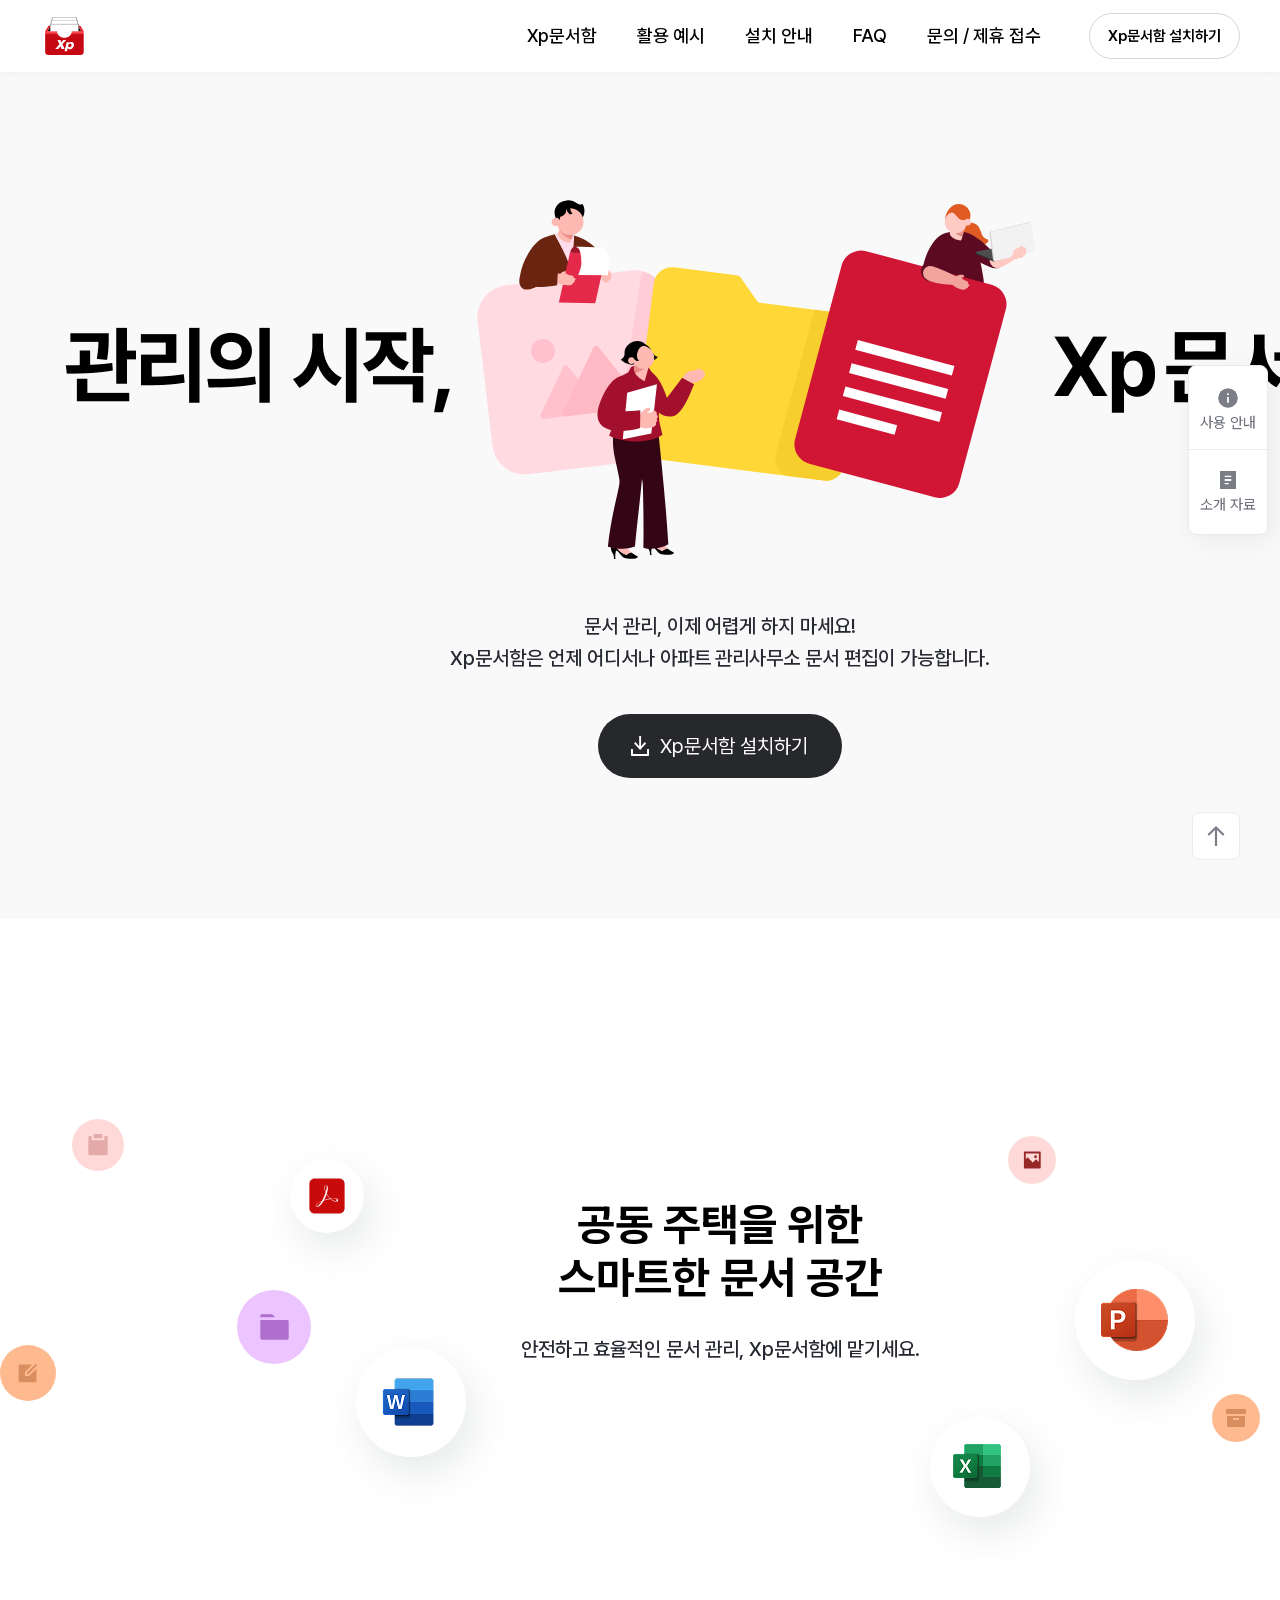
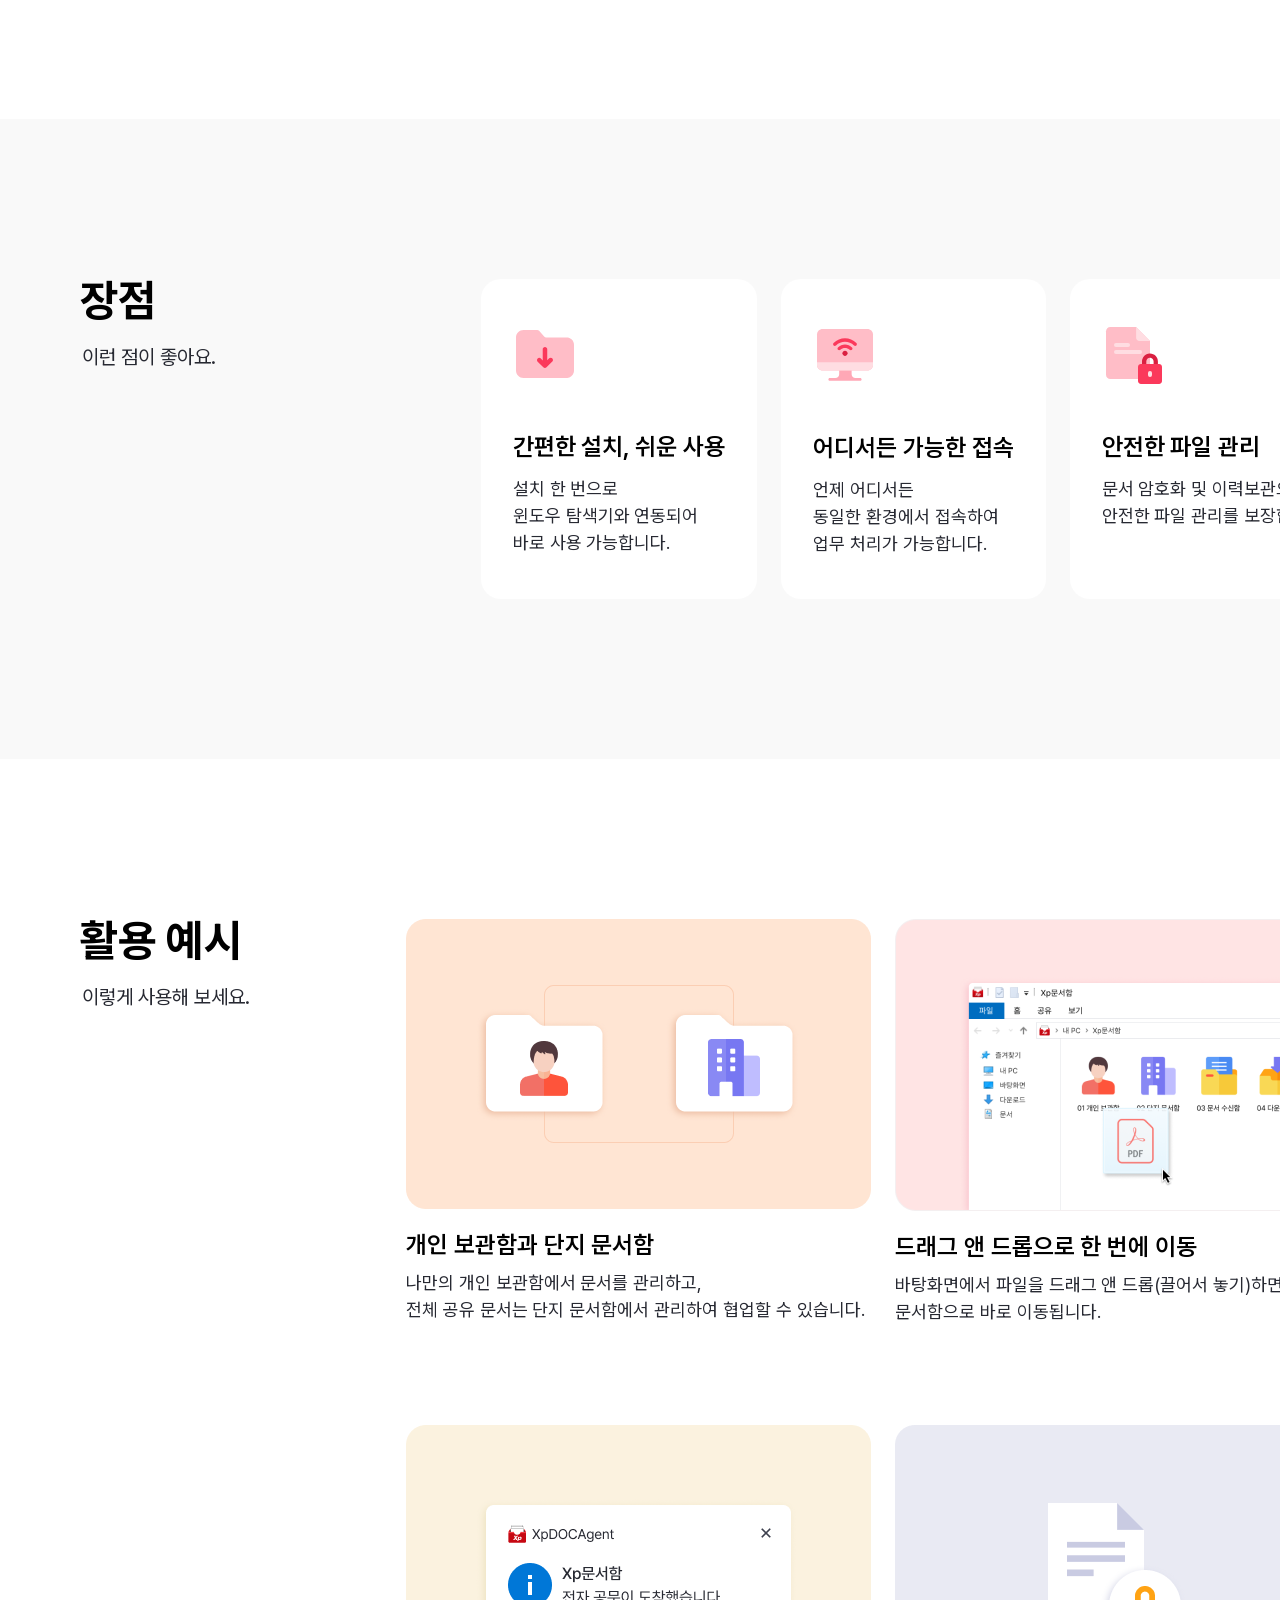
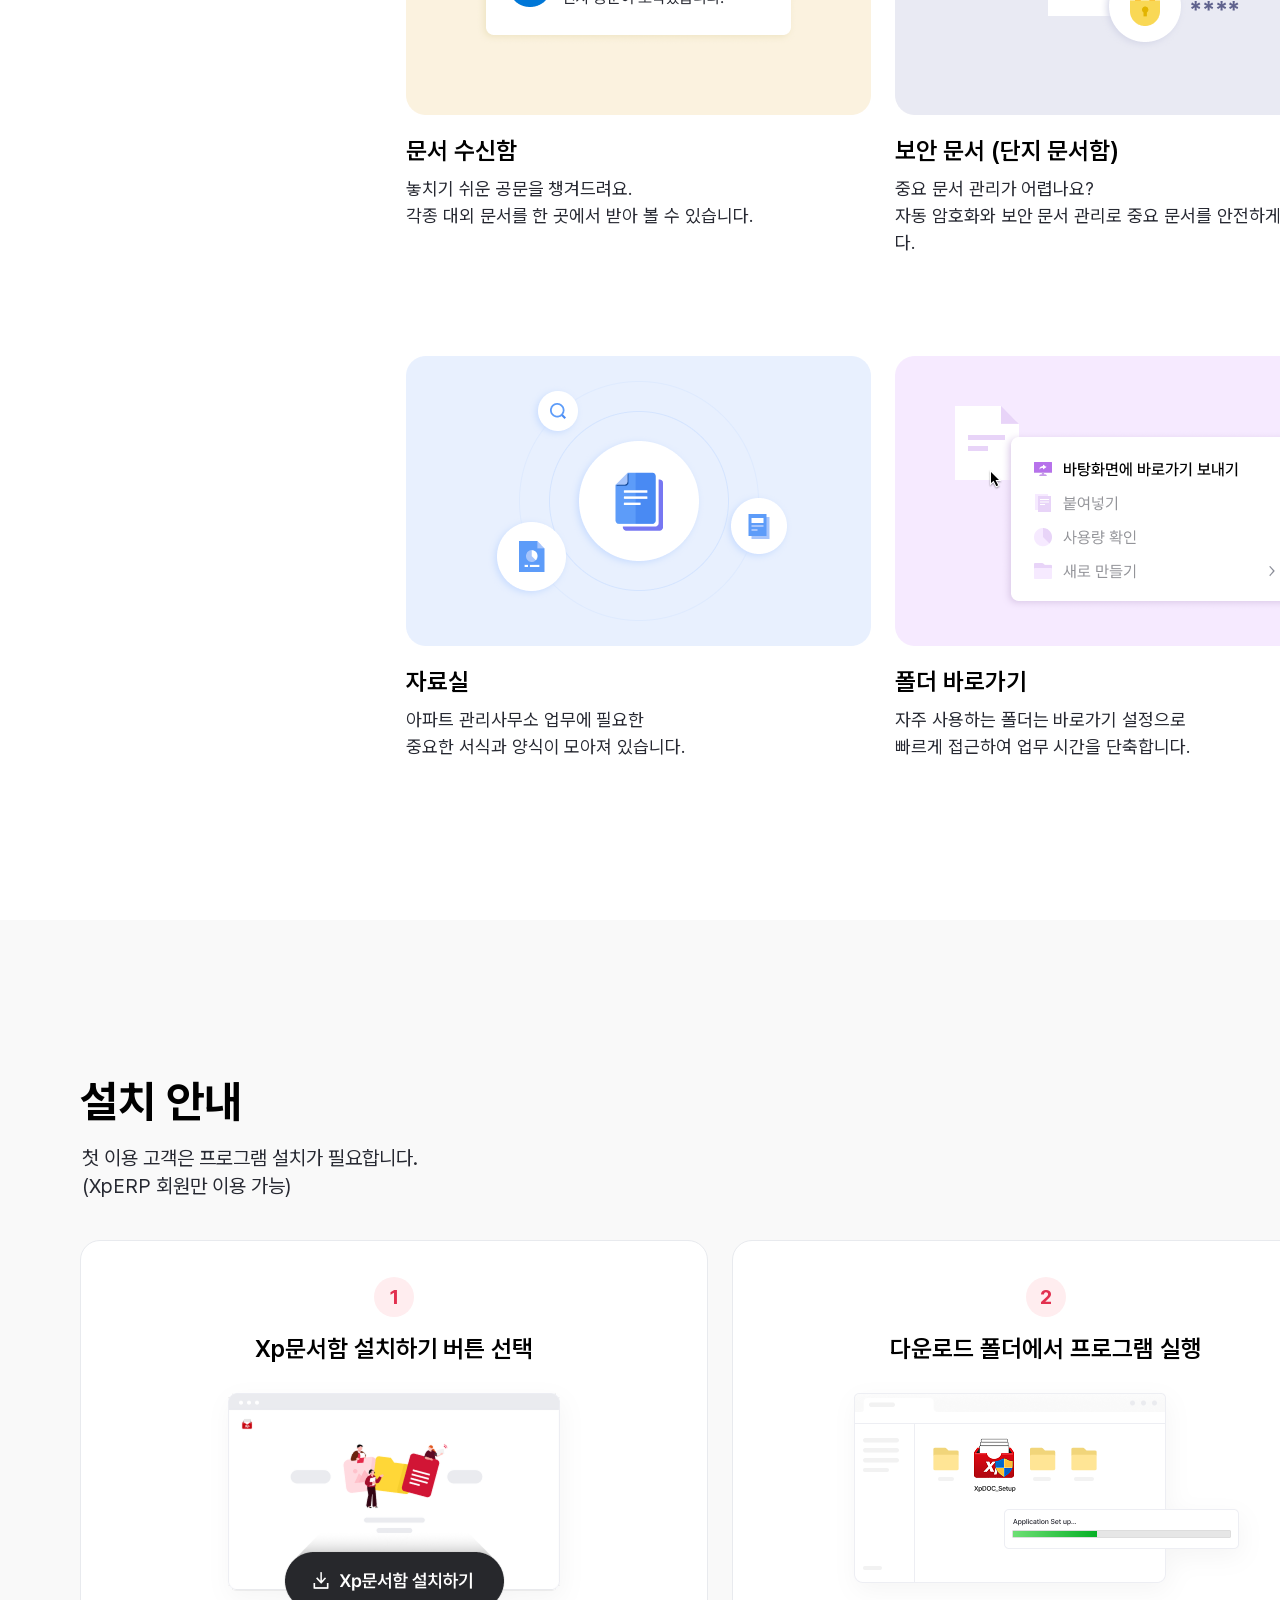
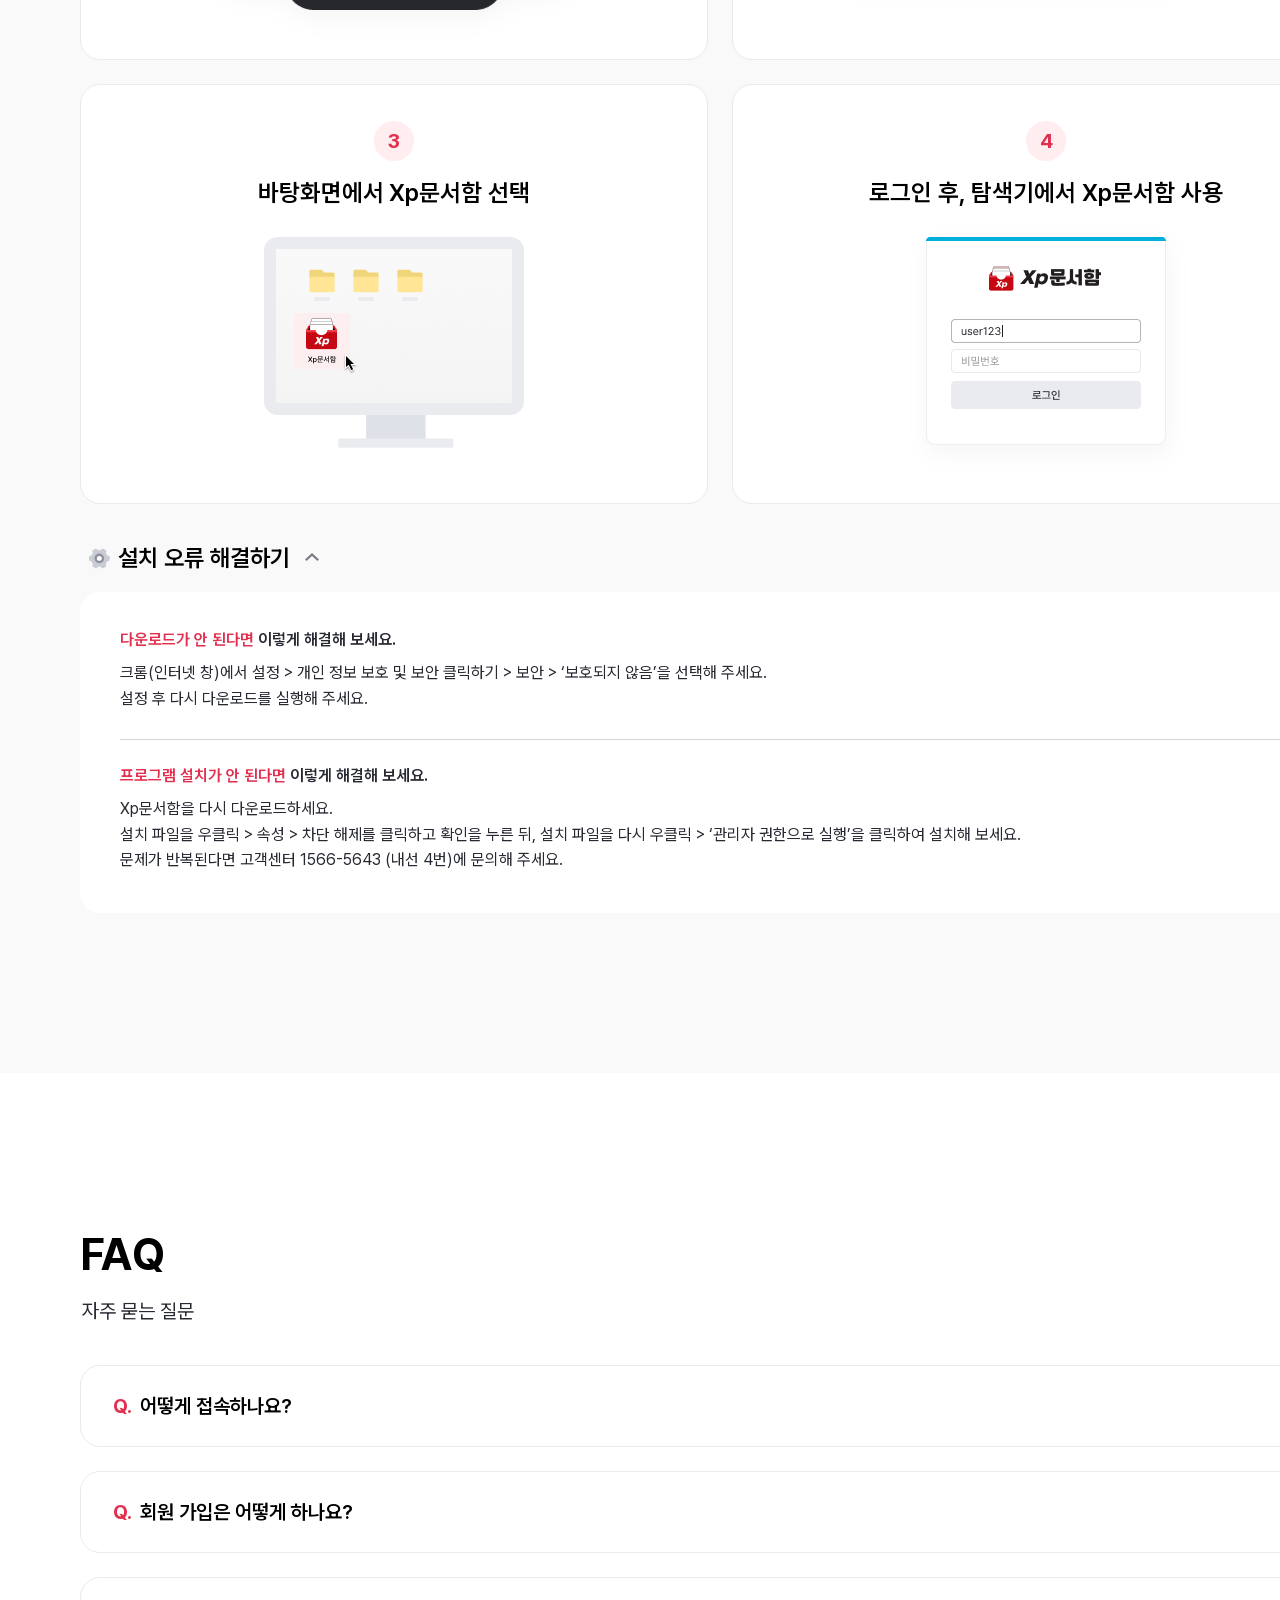
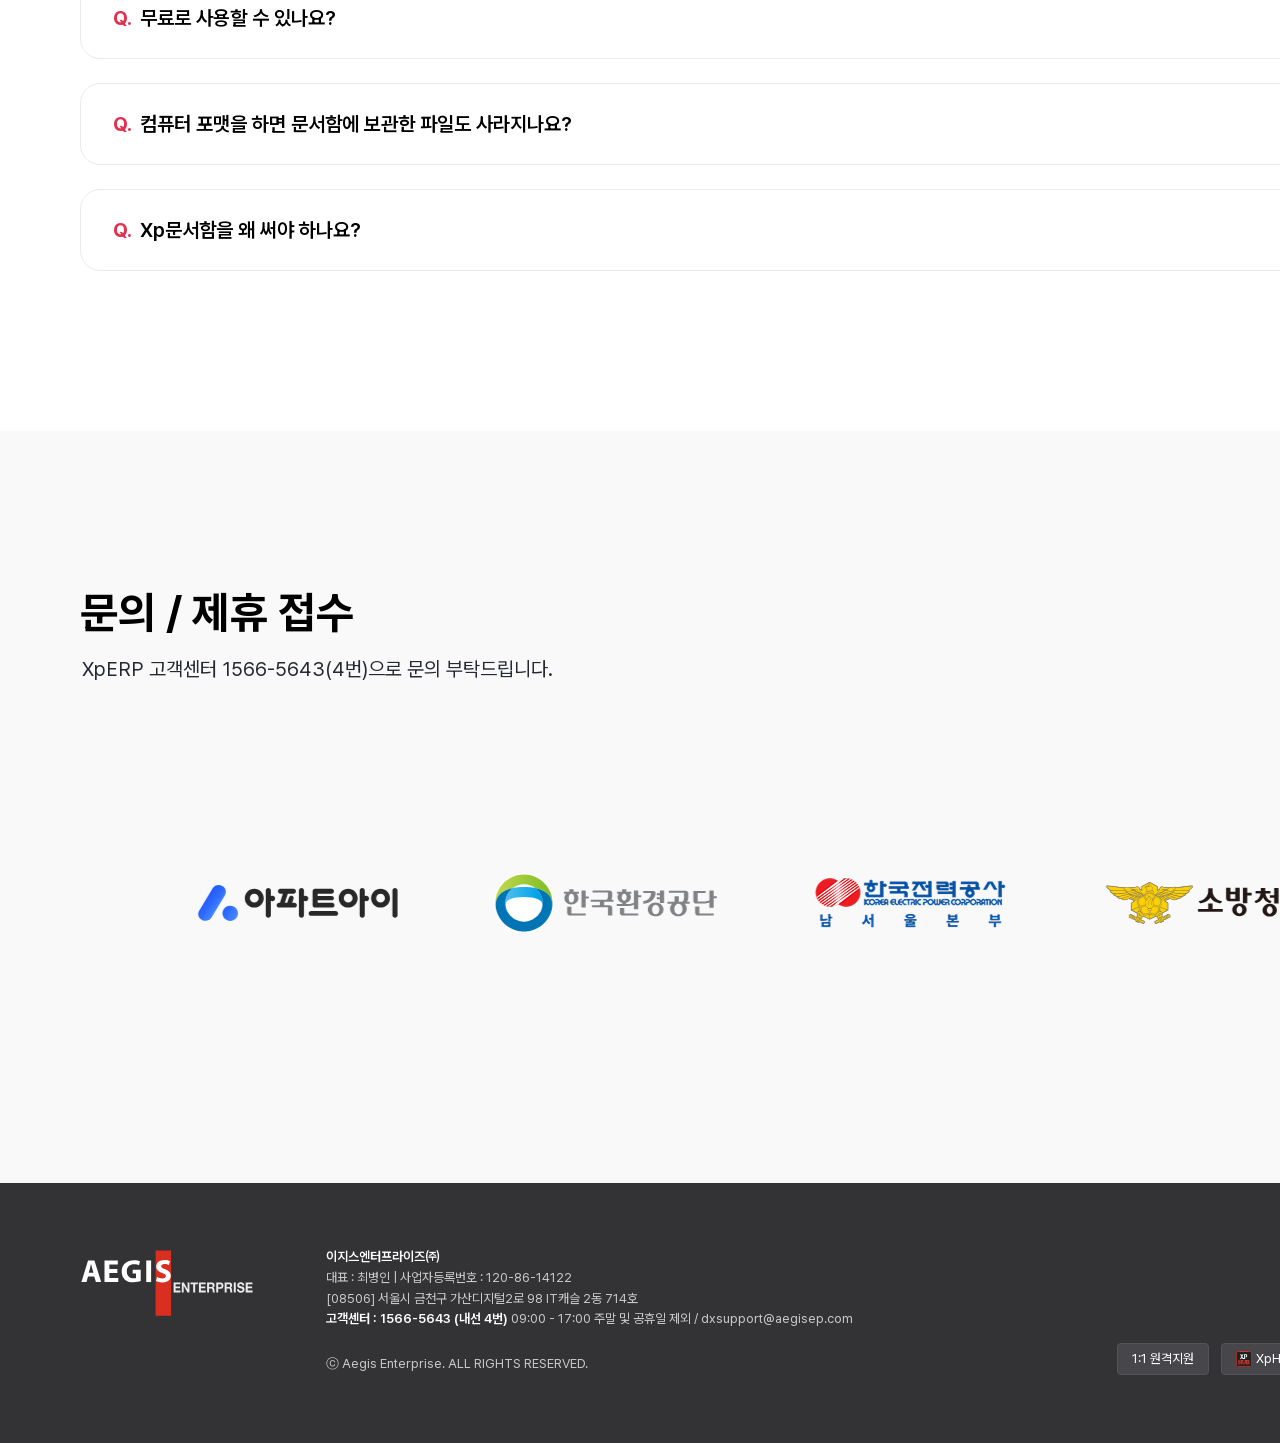
<file: index.html>
<!DOCTYPE html>
<html lang="ko">
<head>
  <meta charset="UTF-8">
  <title>Xp문서함</title>
  <link rel="icon" href="favicon.ico" type="image/x-icon">
  <meta property="og:title" content="Xp문서함" />
  <meta property="og:description" content="아파트 관리소 전용 문서관리 서비스" />
  <meta property="og:image" content="https://xpbox.xperp.co.kr/assets/img/ogimage.jpg" />
  <meta property="og:url" content="https://xpbox.xperp.co.kr" />
  <meta property="og:type" content="website" />
  <link rel="stylesheet" href="./assets/css/app.css?v2" as="style" />
  <script src="./assets/js/axios.min.js"></script>
  <!-- Google tag (gtag.js) -->
  <script async src="https://www.googletagmanager.com/gtag/js?id=G-GVDTJ5QWZY"></script>
  <script>
    window.dataLayer = window.dataLayer || [];
    function gtag(){
      dataLayer.push(arguments);
    }
    gtag('js', new Date());
    gtag('config', 'G-GVDTJ5QWZY');
  </script>
  <script>
    function jp(obj) {
      try { JSON.parse(obj); } catch (e) { return obj; }
    }
    function gaEvent(event, meta) {
      return gtag('event', event, jp(meta));
    }
    function gaClick(action, label) {
      return gtag('event', action, {
        event_category: 'click',
        label,
      });
    }
  </script>
</head>

<body>
  <div class="toast-message">
    <i>
      <svg xmlns="http://www.w3.org/2000/svg" width="20" height="20" viewBox="0 0 20 20" fill="none">
        <circle cx="10" cy="10" r="10" fill="#06BC76" />
        <path d="M6.69922 9.82183L9.37779 12.5996L14.1992 7.59961" stroke="white" stroke-width="1.75"
          stroke-linecap="square" stroke-linejoin="round" />
      </svg>
    </i>
    접수가 완료되었습니다. 담당자가 이메일로 곧 연락드리겠습니다.
  </div>
  <div class="modal-dim">
    <div class="modal-pop" id="lawModal">
      <div class="modal-header">
        <h2>개인정보보호법</h2>
        <button class="close-btn" aria-label="닫기버튼"></button>
      </div>
      <div class="modal-contents">
        <p>
          이지스엔터프라이즈는 아래 법령에 따라 XpERP 및 부가 서비스에서 다운로드한<br>
          직원과 입주민의 개인 정보가 포함된 파일을 Xp문서함에 자동 보관합니다.<br>
          Xp문서함은 악성 프로그램을 방지하고 이력을 안전하게 관리합니다.<br><br>

          제30조(개인정보의 안전성 확보 조치)<br>
          ① 개인정보처리자는 법 제29조에 따라 다음 각 호의 안전성 확보 조치를 해야 한다.<br>
          5. 개인정보 침해 사고 발생에 대응하기 위한 접속기록의 보관 및 위조 · 변조 방지를 위한 다음 각 목의 조치<br>
          가. 개인정보처리시스템에 접속한 자의 접속 일시, 처리 내역 등 접속기록의<br>
          저장 · 점검 및 이의 확인 · 감독<br>
          나. 개인정보처리시스템에 대한 접속기록의 안전한 보관<br>
          다. 그 밖에 접속기록 보관 및 위조ㆍ변조 방지를 위하여 필요한 조치<br>
          6. 개인정보처리시스템 및 개인정보 취급자가 개인정보 처리에 이용하는 정보기기에 대해 컴퓨터바이러스, 스파이웨어, 랜섬웨어 등 악성 프로그램의 침투 여부를 항시 점검ㆍ치료할 수 있도록 하는 등의 기능이 포함된 프로그램의 설치ㆍ운영과 주기적 갱신ㆍ점검 조치
        </p>
      </div>
    </div>

    <div class="modal-pop" id="checkModal">
      <div class="modal-header">
        <h2>개인(신용)정보 수집·이용</h2>
        <button class="close-btn" aria-label="닫기버튼"></button>
      </div>
      <div class="modal-contents">
        <p>
          1. 수집 목적 : 문의 처리 및 회신<br>
          2. 수집 항목 : 회사명 또는 아파트 단지명, 이메일 주소, 전화번호, 문의 내용<br>
          3. 보유기간 : 문의 안내 종료 시
        </p>
        <span class="gray-color">
          ※ 개인정보 수집 및 이용에 대한 동의를 거부할 권리가 있으나, 동의 거부 시 상담 서비스 이용에
          제한이 있을 수 있습니다.
        </span>
      </div>
    </div>
  </div>
  <header>
    <a class="logo-link" onclick="window.scrollTo({top: 0})" href="javascript:void(0);" aria-label="로고 영역, home"></a>
    <nav class="gnb">
      <ul>
        <li>
          <a onclick="window.scrollTo({top: 0})" href="javascript:void(0);">Xp문서함</a>
        </li>
        <li>
          <a href="#use-cases" onclick="gaClick('landing_header_usage', '헤더-활용_예시')">활용 예시</a>
        </li>
        <li>
          <a href="#installation" onclick="gaClick('landing_header_howtoinstall', '헤더-설치_안내')">설치 안내</a>
        </li>
        <li>
          <a href="#faq" onclick="gaClick('landing_header_faq', '헤더-FAQ')">FAQ</a>
        </li>
        <li>
          <a  href="#contact" onclick="gaClick('landing_header_inquiry', '헤더-문의_접수')">문의 / 제휴 접수</a>
        </li>
      </ul>
    </nav>
    <button type="button" class="button" aira-label="문서함 설치하기 버튼" onclick="onClickXpDoc();gaClick('landing_header_install', '헤더_문서함_사용하기_버튼')">
      Xp문서함 설치하기
    </button>
  </header>

  <button class="scroll-top-btn" onclick="window.scrollTo({top: 0, behavior: 'smooth'})" aria-label="맨위로">
    <i><img src="./assets/img/top_ico.svg" alt="위로 아이콘" /></i>
  </button>

  <main>

    <aside class="floating-area" aria-label="빠른 이동 메뉴">
      <a class="quick-info" href="./assets/downloads/Xp문서함_사용안내.pdf" download="Xp문서함_사용안내.pdf" onclick="gaClick('landing_floating_guide', '플로팅_사용안내_버튼')">
          <i class="info" aria-label="사용안내 아이콘">
            <svg width="24" height="24" viewBox="0 0 24 24" fill="none" xmlns="http://www.w3.org/2000/svg">
              <circle cx="11.9906" cy="12.0004" r="9.6" fill="#7B7D87" aria-label="info"/>
              <path d="M11.0278 7.20117H12.8278V9.12117H11.0278V7.20117ZM11.0278 11.0412H12.8278V16.8012H11.0278V11.0412Z"
                fill="white" />
            </svg>
          </i>
          사용 안내
      </a>
      <a class="quick-data-info" href="./assets/downloads/Xp문서함_소개자료.pdf" download="Xp문서함_소개자료.pdf" onclick="gaClick('landing_floating_introduction', '플로팅_소개자료_버튼')">
          <i class="data-info" aria-label="소개자료 아이콘">
            <svg width="24" height="24" viewBox="0 0 24 24" fill="none" xmlns="http://www.w3.org/2000/svg">
              <path
                d="M19.1111 21H4.88889C4.65314 21 4.42705 20.9052 4.26035 20.7364C4.09365 20.5676 4 20.3387 4 20.1V3.9C4 3.66131 4.09365 3.43239 4.26035 3.2636C4.42705 3.09482 4.65314 3 4.88889 3H19.1111C19.3469 3 19.573 3.09482 19.7397 3.2636C19.9064 3.43239 20 3.66131 20 3.9V20.1C20 20.3387 19.9064 20.5676 19.7397 20.7364C19.573 20.9052 19.3469 21 19.1111 21ZM8.44444 7.5V9.3H15.5556V7.5H8.44444ZM8.44444 11.1V12.9H15.5556V11.1H8.44444ZM8.44444 14.7V16.5H12.8889V14.7H8.44444Z"
                fill="#7B7D87" aria-label="data-info" />
            </svg>
          </i>
          소개 자료
      </a>
    </aside>


    <article  id="intro" class="main-visual" aria-label="메인 비주얼">
      <section>
        <h1>
          <img src="./assets/img/visual-txt-01.png" alt="관리의 시작,  ">

          <div class="visual-img-motion">
            <div aria-index="1" aria-label="비주얼 아이콘">
              <img src="./assets/img/visual-img-person.svg" alt="비주얼 좌측 이미지">
              <img src="./assets/img/visual-img-person-arm.svg" alt="손위치" aria-index="7">
            </div>
            <div aria-index="2" aria-label="중앙 아이콘">
              <img src="./assets/img/visual-img-folder.svg" alt="중앙 폴더 이미지">
            </div>
            <div  aria-index="4" aria-label="사람 아이콘">
              <img src="./assets/img/visual-person.svg" alt="사람 이미지">
              <img src="./assets/img/visual-person-arm.svg" alt="사람 이미지" aria-index="8">
            </div>
            <div  aria-index="3" >
              <img src="./assets/img/visual-file-person.svg" alt="문서 및 사람 노트북 이미지">
            </div>
            <div class="" aria-index="5" aria-label="와이파이 아이콘">
              <svg width="20" height="20" viewBox="0 0 20 20" fill="none" xmlns="http://www.w3.org/2000/svg">
                <path
                  d="M15.2063 20C15.2063 15.9391 13.6244 12.1212 10.7516 9.24842C7.87879 6.37562 4.06095 4.7937 0 4.7937V0C5.34155 0 10.3647 2.08184 14.1414 5.85859C17.9182 9.63534 20 14.6584 20 20H15.2063Z"
                  fill="#F78699" id="wifi-01" />
                <path
                  d="M11.9363 20.0008H7.14261C7.14261 16.0631 3.93768 12.8582 0 12.8582V8.06445C6.58107 8.06445 11.9363 13.4197 11.9363 20.0008Z"
                  fill="#E5294A" id="wifi-02" />
              </svg>
            </div>
          </div>
          <img src="./assets/img/visual-txt-02.png" alt="Xp문서함  ">
        </h1>
        <p>
          문서 관리, 이제 어렵게 하지 마세요!<br>
          Xp문서함은 언제 어디서나 아파트 관리사무소 문서 편집이 가능합니다.
        </p>
        <button type="button" aira-label="문서함 설치하기 버튼" class="button" onclick="onClickXpDoc(); gaClick('landing_install', '문서함_사용하기_버튼');">
          <i class="icon down"></i>
          Xp문서함 설치하기
        </button>
      </section>
    </article>

    <article id="introSub" aria-label="메인 서브 비주얼">
      <section class="upslide">
        <h2>
          공동 주택을 위한<br>
          스마트한 문서 공간
        </h2>
        <p>
          안전하고 효율적인 문서 관리, Xp문서함에 맡기세요.
        </p>
        <i class="visual-icon main-icon" data-delay="0.3s" data-icon="pdf">
          <img src="./assets/img/file/visual-pdf.svg" alt="pdf 아이콘">
        </i>
        <i class="visual-icon main-icon" data-delay="0.5s" data-icon="excel">
          <img src="./assets/img/file/visual-excel.png" alt="excel 아이콘">
        </i>
        <i class="visual-icon main-icon" data-delay="0.7s" data-icon="word">
          <img src="./assets/img/file/visual-word.png" alt="word 아이콘">
        </i>
        <i class="visual-icon main-icon" data-delay="0.9s" data-icon="ppt">
          <img src="./assets/img/file/visual-ppt.png" alt="ppt 아이콘">
        </i>
        <i class="visual-icon" data-delay="1.1s" data-icon="file">
          <img src="./assets/img/file/visual-file.svg" alt="파일 아이콘">
        </i>
        <i class="visual-icon" data-delay="1.3s" data-icon="box">
          <img src="./assets/img/file/visual-box.svg" alt="박스 아이콘">
        </i>
        <i class="visual-icon" data-delay="1.5s" data-icon="cloud">
          <img src="./assets/img/file/visual-cloud.svg" alt="클라우드 아이콘">
        </i>
        <i class="visual-icon" data-delay="1.7s" data-icon="doc">
          <img src="./assets/img/file/visual-doc.svg" alt="doc  아이콘">
        </i>
        <i class="visual-icon" data-delay="1.9s" data-icon="folder">
          <img src="./assets/img/file/visual-folder.svg" alt="폴더 아이콘">
        </i>
        <i class="visual-icon" data-delay="2.1s" data-icon="write">
          <img src="./assets/img/file/visual-write.svg" alt="쓰기 아이콘">
        </i>
        <i class="visual-icon" data-delay="2.3s" data-icon="img">
          <img src="./assets/img/file/visual-img.svg" alt="이미지 아이콘">
        </i>
      </section>
    </article>

    <article id="features" aria-label="XP문서함 장점">
      <section class="upslide">
        <div class="sub-title">
          <h2>
            장점
          </h2>
          <span>이런 점이 좋아요.</span>
        </div>
        <div class="section-contents features">
          <div class="section-card features">
            <i class="icon">
              <img src="./assets/img/easy-setup.svg" alt="간편한 설치, 쉬운 사용 아이콘">
            </i>
            <h3>간편한 설치, 쉬운 사용</h3>
            <p>
              설치 한 번으로<br>
              윈도우 탐색기와 연동되어<br>
              바로 사용 가능합니다.
            </p>
          </div>
          <div class="section-card features">
            <i class="icon">
              <img src="./assets/img/access-icon.svg" alt="어디서든 가능한 접속 아이콘">
            </i>
            <h3>어디서든 가능한 접속</h3>
            <p>
              언제 어디서든<br>
              동일한 환경에서 접속하여<br>
              업무 처리가 가능합니다.
            </p>
          </div>
          <div class="section-card features">
            <i class="icon">
              <img src="./assets/img/safe-file.svg" alt="안전한 파일 관리 아이콘">
            </i>
            <h3>안전한 파일 관리</h3>
            <p>
              문서 암호화 및 이력보관으로<br>
              안전한 파일 관리를 보장합니다.
            </p>
          </div>
        </div>
      </section>
    </article>

    <article id="use-cases" aria-label="XP문서함 활용 예시">
      <section class="upslide">
        <div class="sub-title">
          <h2>
            활용 예시
          </h2>
          <span>이렇게 사용해 보세요.</span>
        </div>
        <div class="section-contents use-cases" >
          <div class="section-card use-cases">
            <div class="thum-img">
              <img src="./assets/img/usage-example-01.png" alt="개인 보관함과 단지 문서함">
            </div>
            <h3>개인 보관함과 단지 문서함</h3>
            <p>
              나만의 개인 보관함에서 문서를 관리하고,<br>
              전체 공유 문서는 단지 문서함에서 관리하여 협업할 수 있습니다.
            </p>
          </div>
          <div class="section-card use-cases">
            <div class="thum-img">
              <img src="./assets/img/usage-example-02.png" alt="드래그 앤 드롭으로 한 번에 이동">
            </div>
            <h3>드래그 앤 드롭으로 한 번에 이동</h3>
            <p>
              바탕화면에서 파일을 드래그 앤 드롭(끌어서 놓기)하면,<br>
              문서함으로 바로 이동됩니다.
            </p>
          </div>
          <div class="section-card use-cases">
            <div class="thum-img">
              <img src="./assets/img/usage-example-03.png" alt="문서 수신함">
            </div>
            <h3>문서 수신함</h3>
            <p>
              놓치기 쉬운 공문을 챙겨드려요.<br>
              각종 대외 문서를 한 곳에서 받아 볼 수 있습니다.
            </p>
          </div>
          <div class="section-card use-cases">
            <div class="thum-img">
              <img src="./assets/img/usage-example-04.png" alt="보안 문서 (단지 문서함)">
            </div>
            <h3>보안 문서 (단지 문서함)</h3>
            <p>
              중요 문서 관리가 어렵나요?<br>
              자동 암호화와 보안 문서 관리로 중요 문서를 안전하게 보관합니다.
            </p>
          </div>
          <div class="section-card use-cases">
            <div class="thum-img">
              <img src="./assets/img/usage-example-05.png" alt="자료실">
            </div>
            <h3>자료실</h3>
            <p>
              아파트 관리사무소 업무에 필요한<br>
              중요한 서식과 양식이 모아져 있습니다.
            </p>
          </div>
          <div class="section-card use-cases">
            <div class="thum-img">
              <img src="./assets/img/usage-example-06.png" alt="폴더 바로가기">
            </div>
            <h3>폴더 바로가기</h3>
            <p>
              자주 사용하는 폴더는 바로가기 설정으로<br>
              빠르게 접근하여 업무 시간을 단축합니다.
            </p>
          </div>
        </div>
      </section>
    </article>

    <article id="installation" aria-label="XP문서함 설치 안내">
      <section class="upslide">
        <div class="sub-title">
          <h2>
            설치 안내
          </h2>
          <span>첫 이용 고객은 프로그램 설치가 필요합니다.<br>
          (XpERP 회원만 이용 가능)</span>
        </div>
        <ol class="section-contents installation">
          <li class="section-card installation">
            <strong class="step-num">1</strong>
            <h3>Xp문서함 설치하기 버튼 선택</h3>
            <div class="thum-img">
              <img src="./assets/img/xpdoc-install-01-250903.png" alt="Xp문서함 설치 버튼 선택">
            </div>
          </li>
          <li class="section-card installation">
            <strong class="step-num">2</strong>
            <h3>다운로드 폴더에서 프로그램 실행</h3>
            <div class="thum-img">
              <img src="./assets/img/xpdoc-install-02.png" alt="다운로드 폴더에서 프로그램 실행 이미지">
            </div>
          </li>
          <li class="section-card installation">
            <strong class="step-num">3</strong>
            <h3>바탕화면에서 Xp문서함 선택</h3>
            <div class="thum-img">
              <img src="./assets/img/xpdoc-install-03.png" alt="바탕화면에서 Xp문서함 선택 이미지">
            </div>
          </li>
          <li class="section-card installation">
            <strong class="step-num">4</strong>
            <h3>로그인 후, 탐색기에서 Xp문서함 사용</h3>
            <div class="thum-img">
              <img src="./assets/img/xpdoc-install-04.png" alt="로그인 후, 탐색기에서 Xp문서함 사용 이미지">
            </div>
          </li>
        </ol>
        <div class="installation-error-info">
          <div class="installation-drop-btn">
            <button aria-expanded="false" aria-label="오류안내 토글 버튼">
              <i><img src="./assets/img/setup-icon.svg" alt="설치 오류 아이콘"></i>
              <h3>설치 오류 해결하기</h3>
            </button>
          </div>
          <ul class="installation-list">
            <li>
              <h3>
                <em>다운로드가 안 된다면</em> <strong>이렇게 해결해 보세요.</strong>
              </h3>
              <p>
                크롬(인터넷 창)에서 설정 > 개인 정보 보호 및 보안 클릭하기 > 보안 > ‘보호되지 않음’을 선택해 주세요.<br>
                설정 후 다시 다운로드를 실행해 주세요.
              </p>
            </li>
            <li>
              <h3>
                <em>프로그램 설치가 안 된다면 </em> <strong>이렇게 해결해 보세요.</strong>
              </h3>
              <p>
                Xp문서함을 다시 다운로드하세요.<br>
                설치 파일을 우클릭 > 속성 > 차단 해제를 클릭하고 확인을 누른 뒤, 설치 파일을 다시 우클릭 > ‘관리자 권한으로 실행’을 클릭하여 설치해 보세요.<br>
                문제가 반복된다면 고객센터 1566-5643 (내선 4번)에 문의해 주세요.
              </p>
            </li>
          </ul>
        </div>
      </section>
    </article>

    <article id="faq" aria-label="XP문서함 FAQ">
      <section>
        <div class="sub-title">
          <h2>
            FAQ
          </h2>
          <span>자주 묻는 질문</span>
        </div>
        <div class="section-contents">
          <ul class="faq-list faq">
            <li class="faq-list-item">
              <button type="button" class="faq-question-btn" aria-expanded="false">
                <strong>Q.</strong>
                <h3>어떻게 접속하나요?</h3>
              </button>
              <div class="faq-answer">
                <p>
                  최초 1회 설치가 필요합니다.<br>
                  설치 후 컴퓨터 바탕화면에서 ‘Xp문서함’을 클릭하시면 로그인 후 사용 가능합니다.
                </p>
              </div>
            </li>
            <li class="faq-list-item">
              <button type="button" class="faq-question-btn" aria-expanded="false">
                <strong>Q.</strong>
                <h3>회원 가입은 어떻게 하나요?</h3>
              </button>
              <div class="faq-answer">
                <p>
                  XpERP에 가입한 회원이라면 별도의 회원가입 없이 이용할 수 있습니다.<br>
                  (로그인 창에서 XpERP 아이디와 비밀번호를 입력해 주세요.)
                </p>
              </div>
            </li>
            <li class="faq-list-item">
              <button type="button" class="faq-question-btn" aria-expanded="false">
                <strong>Q.</strong>
                <h3>무료로 사용할 수 있나요?</h3>
              </button>
              <div class="faq-answer">
                <p>
                  XpERP 사용 단지라면 무료로 사용 가능합니다.
                </p>
              </div>
            </li>
            <li class="faq-list-item">
              <button type="button" class="faq-question-btn" aria-expanded="false">
                <strong>Q.</strong>
                <h3>컴퓨터 포맷을 하면 문서함에 보관한 파일도 사라지나요?</h3>
              </button>
              <div class="faq-answer">
                <p>
                  컴퓨터 포맷 또는 PC 교체 후에도 Xp문서함에 로그인하면 기존 사용하던 폴더와 문서를 그대로 사용할 수 있어요.
                </p>
              </div>
            </li>
            <li class="faq-list-item">
              <button type="button" class="faq-question-btn" aria-expanded="false">
                <strong>Q.</strong>
                <h3>Xp문서함을 왜 써야 하나요?</h3>
              </button>
              <div class="faq-answer">
                <p>
                  아파트 관리소 업무 중 개인정보를 포함한 자료를 취급할 때는 ‘개인정보보호법’을 준수해야 합니다.<br>
                  법령 준수 및 안전한 파일 관리를 위해 Xp문서함 사용이 필요해요.<br>
                  <button class="text-link" id="btnLawDetail">자세히 보기</button>
                </p>
              </div>
            </li>
          </ul>
        </div>
      </section>
    </article>

    <article id="contact" aria-label="문의 및 제휴 접수">
      <section>
        <div class="sub-title">
          <h2>
            문의 / 제휴 접수
          </h2>
          <span>XpERP 고객센터 1566-5643(4번)으로 문의 부탁드립니다.</span>
        </div>
        <form onsubmit="onSubmit(event)" class="section-contents form">
          <div class="form-input">
            <label class="required" for="company">아파트 단지명 / 단지코드 또는 회사명</label>
            <input type="text" name="company" id="company" placeholder="아파트 단지명 / 단지코드 또는 회사 이름을 입력해 주세요." />
          </div>
          <div class="form-input">
            <label class="required" for="email">이메일</label>
            <input type="email" name="email" id="email" formnovalidate placeholder="이메일 주소를 입력해 주세요." />
          </div>
          <div class="form-input">
            <label class="required" for="phone">전화번호</label>
            <input type="tel" name="phone" id="phone" placeholder="연락받으실 전화번호를 입력해 주세요. " />
          </div>
          <div class="form-input">
            <label class="required" for="content">문의 내용</label>
            <textarea name="content" id="content" placeholder="문의 내용을 입력해 주세요."></textarea>
            <span class="text-count"><span>0</span>/500</span>
          </div>
          <div class="check-btn">
            <input type="checkbox" id="checkData" name="checkData" />
            <label for="checkData">
              <span></span>
              <em>필수</em>
              <a id="btnCheckModal"><strong>개인(신용)정보 수집·이용</strong></a>에 동의합니다. 상담 외 다른 목적으로 사용되지 않습니다.
            </label>
          </div>
          <button type="submit" class="contact-submit" id="submit" onclick="gaClick('landing_inquiry', '문의접수_제휴하기_버튼')">신청하기</button>
        </form>
      </section>
      <section class="scroll-wrap" aria-label="affiliated-area">
        <div class="scroll-track">
          <img src="./assets/img/apti.svg" alt="아파트아이 로고">
          <img src="./assets/img/eco.svg" alt="한국환경공단 로고">
          <img src="./assets/img/kepco.png" alt="한국전력공사 로고">
          <img src="./assets/img/nfa.svg" alt="소방청 로고">
          <img src="./assets/img/xperp.svg" alt="XpERP 로고">
          <img src="./assets/img/aptdesk.svg" alt="아파트데스크 로고">
        </div>
      </section>
    </article>
  </main>
  <footer>
    <section class="foot-box">
      <div class="foot-logo" aria-label="이지스로고"></div>
      <div class="foot-info">
        <p>
          <strong>이지스엔터프라이즈㈜</strong><br>
          대표 : 최병인 | 사업자등록번호 : 120-86-14122<br>
          [08506] 서울시 금천구 가산디지털2로 98 IT캐슬 2동 714호<br>
          <strong>고객센터 : 1566-5643 (내선 4번)</strong> 09:00 - 17:00 주말 및 공휴일 제외 / dxsupport@aegisep.com<br>
        </p>
        <p>
          ⓒ Aegis Enterprise. ALL RIGHTS RESERVED.
        </p>
      </div>
      <div class="foot-button">
        <a class="remote-btn" href="https://822.co.kr/" target="_blank" onclick="gaClick('landing_remotesupport', '푸터-1_1_원격지원_버튼')">1:1 원격지원</a>
        <a class="xphub-down-btn" href="https://xphub.xperp.co.kr/" target="_blank" onclick="gaClick('landing_hubinstall', '푸터-XpHUB_다운로드_버튼')">
          <i><img src="./assets/img/xphub-icon.svg" alt="xphub아이콘"></i>
          XpHUB 다운로드
        </a>
      </div>
    </section>
  </footer>

  <script src="./assets/js/app.js"></script>
</body>
</html>
</file>
<file: assets/css/app.css>
@charset "UTF-8";
@font-face {
  font-family: "Pretendard";
  font-weight: 45 920;
  src: local("Pretendard"), url("../fonts/PretendardVariable.woff2") format("woff2-variations");
}
* {
  box-sizing: border-box;
  -webkit-box-sizing: border-box;
  -moz-box-sizing: border-box;
  -o-box-sizing: border-box;
}
*:before, *:after,
* i, * div, * main, * section {
  box-sizing: border-box;
  -webkit-box-sizing: border-box;
  -moz-box-sizing: border-box;
  -o-box-sizing: border-box;
  -webkit-user-select: none;
     -moz-user-select: none;
          user-select: none;
}

html,
body,
div,
span,
applet,
object,
iframe,
h1,
h2,
h3,
h4,
h5,
h6,
p,
blockquote,
pre,
a,
abbr,
acronym,
address,
big,
cite,
code,
del,
dfn,
em,
img,
ins,
kbd,
q,
s,
samp,
small,
strike,
strong,
sub,
sup,
tt,
var,
b,
u,
i,
center,
dl,
dt,
dd,
ol,
ul,
li,
fieldset,
form,
label,
legend,
table,
caption,
tbody,
tfoot,
thead,
tr,
th,
td,
article,
aside,
canvas,
details,
embed,
figure,
figcaption,
footer,
header,
hgroup,
menu,
nav,
output,
ruby,
section,
summary,
time,
mark,
audio,
video,
button,
input,
textarea {
  margin: 0;
  padding: 0;
  border: 0;
  font-family: "Pretendard", "Malgun Gothic", "맑은 고딕", "돋움", Dotum, Sans-serif;
  box-sizing: border-box;
  -webkit-box-sizing: border-box;
  -moz-box-sizing: border-box;
  -o-box-sizing: border-box;
}

:-webkit-input-placeholder,
:-ms-placeholder,
:-moz-placeholder,
::placeholder {
  font-family: "Pretendard", "Malgun Gothic", "맑은 고딕", "돋움", Dotum, Sans-serif;
}

input:-webkit-autofill {
  box-shadow: 0 0 0 1000px white inset !important;
  -webkit-box-shadow: 0 0 0 1000px white inset !important;
}
input:-webkit-autofill:hover, input:-webkit-autofill:focus, input:-webkit-autofill:active {
  box-shadow: 0 0 0 1000px white inset !important;
  -webkit-box-shadow: 0 0 0 1000px white inset !important;
}

html {
  position: relative;
  width: 100%;
  min-height: 100%;
  height: 100%;
  font-weight: 400;
  min-width: 1440px;
  overflow-x: auto;
}

body {
  position: relative;
  min-height: 100%;
  -webkit-font-smoothing: antialiased;
  background: #fafafa;
  overflow-x: hidden;
}

h1, h2 {
  font-weight: 700;
}

h3,
h4,
h5,
h6,
em {
  font-weight: 600;
  font-style: normal;
}

/* HTML5 display-role reset for older browsers */
article,
aside,
details,
figcaption,
figure,
footer,
header,
hgroup,
menu,
nav,
section {
  display: block;
}

body {
  line-height: 1;
}

ol,
ul,
li,
dl,
dt,
dd {
  list-style: none;
}

button,
img,
button,
select,
input,
label,
textarea {
  font-family: "Pretendard";
  vertical-align: middle;
  border: none;
  margin: 0;
  padding: 0;
}

button {
  cursor: pointer;
  background: transparent;
}
button:disabled {
  cursor: default;
}
button > span {
  position: relative;
}

blockquote,
q {
  quotes: none;
}

blockquote:before, blockquote:after {
  content: "";
  content: none;
}

q:before, q:after {
  content: "";
  content: none;
}

table {
  border: 0;
  border-collapse: collapse;
  border-spacing: 0;
}

th,
td {
  word-break: break-word;
}

caption {
  overflow: hidden;
  width: 0;
  height: 0;
  font-size: 0;
  line-height: 0;
  text-indent: -9999px;
  display: block;
}

a {
  text-decoration: none;
  color: #363636;
}
a:hover, a:active, a:visited {
  text-decoration: none;
}

body {
  display: block;
  min-width: 1280px;
}
@media screen and (max-width: 1280px) {
  body {
    overflow-x: auto;
  }
}

form {
  display: flex;
  width: 300px;
  height: 300px;
  flex-direction: column;
}

header {
  height: 72px;
  width: 100%;
  display: flex;
  align-items: center;
  background: #fff;
  padding: 0 40px;
  position: fixed;
  top: 0;
  z-index: 2;
  transition: fadeIn 0.2s;
  box-shadow: 0 2px 8px rgba(0, 0, 0, 0.04);
}
header .logo-link {
  display: flex;
  width: 48px;
  height: 48px;
  background: url("../img/logo.svg") no-repeat center;
  cursor: pointer;
}
header nav {
  display: flex;
  margin-left: auto;
}
header nav ul {
  display: flex;
  align-items: center;
  gap: 40px;
}
header nav ul li a {
  font-size: 18px;
  font-weight: 500;
  color: #000;
}
header > button {
  width: 151px;
  margin-left: 48px;
  height: 46px;
  border: 1px solid #d6d6d8;
  border-radius: 60px;
  color: #000;
  font-size: 15px;
  font-weight: 600;
  word-spacing: -0.02em;
  cursor: pointer;
}
header > button:hover {
  background-color: #41424A;
  color: #fff;
  border-color: #41424A;
}
header.active {
  position: fixed;
}
header.active + main {
  padding-top: 72px;
}
header.active button {
  background-color: #27282C;
  border-color: #27282C;
  color: #fff;
}
header.active button:hover {
  background-color: #41424A;
  color: #fff;
  border-color: #41424A;
}

main {
  position: relative;
  z-index: 0;
  padding-top: 72px;
}

body.no-animation *:not(#introSub):not(#intro):not(#introSub *) :not(#intro *) {
  transition: none !important;
  -webkit-animation: none !important;
          animation: none !important;
  -webkit-animation-delay: 0s !important;
          animation-delay: 0s !important;
  transition-delay: 0s !important;
}

/* article 숨김 + 모션용 기본값 */
aside {
  position: fixed;
  right: 0;
  top: 50%;
  transform: translateY(-50%);
}

article {
  display: flex;
  justify-content: center;
  padding: 160px 0 160px;
  min-height: 600px;
  background: #fff;
}
article:nth-child(even) {
  background: #F9F9F9;
}
article:nth-child(3) {
  background: #fff;
  padding-top: 180px;
  height: 800px;
}
article#introSub section {
  height: 418px;
  display: flex;
  flex-direction: column;
  padding-top: 100px;
  position: relative;
  width: 0;
  overflow: hidden;
  transition: transform 1.5s ease;
  transform: scale(0);
  justify-content: flex-start;
}
article#introSub section.active {
  width: 100%;
  transform: scale(1);
  max-width: 1517px;
  overflow: inherit;
}
article#introSub section.active .visual-icon {
  opacity: 1;
}
article#introSub section.active h2 {
  transition-delay: 0.4s;
  opacity: 1;
  transform: translateY(0);
}
article#introSub section.active p {
  transition-delay: 0.8s;
  opacity: 1;
  transform: translateY(0);
}
article#introSub section h2 {
  font-size: 44px;
  text-align: center;
  line-height: 120%;
  color: #000;
  transform: translateY(40px);
  transition: opacity 0.2s ease, transform 0.6s ease;
  opacity: 0;
}
article#introSub section p {
  opacity: 0;
  transform: translateY(40px);
  transition: opacity 0.2s ease, transform 0.6s ease;
  margin-top: 28px;
  font-size: 20px;
  font-weight: 500;
  line-height: 160%;
  word-spacing: -0.01em;
  color: #272932;
  text-align: center;
  display: inline-block;
}
article#introSub section .visual-icon {
  opacity: 0;
  transition: opacity 0.5s ease !important;
  -webkit-animation: float 3s ease-in-out infinite !important;
          animation: float 3s ease-in-out infinite !important; /* 3초 간격으로 무한 반복 */
  -webkit-animation-play-state: running;
          animation-play-state: running; /* 애니메이션이 중지되지 않도록 설정 */
  -webkit-animation-delay: var(--delay, 0s) !important;
          animation-delay: var(--delay, 0s) !important;
  position: absolute;
}
article#introSub section .visual-icon.main-icon {
  filter: drop-shadow(8px 16px 20px rgba(71, 82, 92, 0.13));
}
article#introSub section .visual-icon[data-icon=pdf] {
  left: 290px;
  top: 60px;
}
article#introSub section .visual-icon[data-icon=ppt] {
  right: 245px;
  top: 161px;
}
article#introSub section .visual-icon[data-icon=word] {
  left: 356px;
  bottom: 60px;
}
article#introSub section .visual-icon[data-icon=excel] {
  right: 410px;
  bottom: 0;
}
article#introSub section .visual-icon[data-icon=doc] {
  left: 72px;
  top: 20px;
}
article#introSub section .visual-icon[data-icon=write] {
  left: 0;
  bottom: 116px;
}
article#introSub section .visual-icon[data-icon=folder] {
  left: 237px;
  top: 191px;
}
article#introSub section .visual-icon[data-icon=img] {
  right: 384px;
  top: 37px;
}
article#introSub section .visual-icon[data-icon=file] {
  right: 95px;
  top: 91px;
}
article#introSub section .visual-icon[data-icon=box] {
  right: 180px;
  bottom: 75px;
}
article#introSub section .visual-icon[data-icon=cloud] {
  right: 0;
  bottom: 161px;
}
article#installation section, article#faq section {
  flex-direction: column;
}
article#contact {
  padding-bottom: 120px;
  flex-direction: column;
  align-items: center;
}

section {
  max-width: 1280px;
  width: 100%;
  display: flex;
  justify-content: space-between;
  height: -webkit-fit-content;
  height: -moz-fit-content;
  height: fit-content;
}
section.upslide {
  opacity: 0;
  transform: translateY(30px);
  transition: all 0.4s ease;
}
section.upslide .sub-title,
section.upslide .section-contents {
  transform: translateY(30px);
  transition: opacity 0.6s ease, transform 0.6s ease;
  transition-delay: 0.3s;
}
section.upslide.active {
  opacity: 1;
  transform: translateY(0);
}
section.upslide.active .section-contents .section-card {
  opacity: 0;
  transform: translateY(20px);
  transition: opacity 0.2s ease, transform 0.6s ease;
  transition-delay: 0.3s;
}
section.upslide.active .sub-title {
  transition-delay: 0.1s;
  opacity: 1;
  transform: translateY(0);
}
section.upslide.active .section-contents {
  transition-delay: 0.2s;
  opacity: 1;
  transform: translateY(0);
}
section.upslide.active .section-contents .section-card:nth-child(1) {
  transition-delay: 0.3s;
  opacity: 1;
  transform: translateY(0);
}
section.upslide.active .section-contents .section-card:nth-child(2) {
  transition-delay: 0.5s;
  opacity: 1;
  transform: translateY(0);
}
section.upslide.active .section-contents .section-card:nth-child(3) {
  transition-delay: 0.7s;
  opacity: 1;
  transform: translateY(0);
}
section.upslide.active .section-contents .section-card:nth-child(4) {
  transition-delay: 0.9s;
  opacity: 1;
  transform: translateY(0);
}
section.upslide.active .section-contents .section-card:nth-child(5) {
  transition-delay: 1.1s;
  opacity: 1;
  transform: translateY(0);
}
section.upslide.active .section-contents .section-card:nth-child(6) {
  transition-delay: 1.3s;
  opacity: 1;
  transform: translateY(0);
}

.sub-title {
  display: flex;
  flex-direction: column;
  gap: 20px;
}
.sub-title h2 {
  font-size: 44px;
  line-height: 100%;
}
.sub-title span {
  font-size: 20px;
  padding-left: 2px;
  color: #272932;
  line-height: 140%;
}

.section-contents {
  display: flex;
  flex-wrap: wrap;
  gap: 24px;
  height: auto;
}
.section-contents.use-cases {
  display: grid;
  grid-template-columns: 1fr 1fr;
  gap: 100px 24px;
}
.section-contents.installation {
  width: 100%;
  display: grid;
  grid-template-columns: 1fr 1fr;
  margin-top: 40px;
}
.section-contents.form {
  flex-direction: column;
  flex-wrap: nowrap;
  width: 618px;
  height: 5px;
  visibility: hidden;
  pointer-events: none;
}

.section-card {
  display: flex;
  flex-direction: column;
  transform: translateY(10px);
  opacity: 0;
}
.section-card h3 {
  font-size: 24px;
  word-spacing: -0.01em;
  color: #000;
}
.section-card p {
  font-size: 18px;
  line-height: 150%;
  word-spacing: -0.01em;
  color: #272932;
}
.section-card.features {
  margin-left: auto;
  background: #fff;
  border-radius: 20px;
  height: 320px;
  padding: 44px 32px;
  gap: 16px;
}
.section-card.features h3 {
  margin-top: 32px;
}
.section-card.use-cases {
  max-width: 465px;
  gap: 12px;
}
.section-card.use-cases h3 {
  margin-top: 12px;
}
.section-card.installation {
  background: #fff;
  border-radius: 20px;
  padding: 36px 0;
  justify-content: flex-start;
  gap: 0;
  align-items: center;
  height: 420px;
  border: 1px solid #e8eaee;
}
.section-card.installation h3 {
  margin: 20px 0 0;
}
.section-card.installation .step-num {
  width: 40px;
  height: 40px;
  border-radius: 50%;
  display: flex;
  align-items: center;
  justify-content: center;
  background-color: #ffedef;
  color: #E2304F;
  font-size: 20px;
  font-weight: 700;
}
.section-card.installation .thum-img {
  margin-top: 32px;
  filter: drop-shadow(2px 8px 12px rgba(0, 0, 0, 0.04));
}
.section-card.installation:nth-child(3) .thum-img {
  filter: none;
}

.faq-list {
  display: flex;
  flex-wrap: wrap;
  gap: 24px;
  flex-direction: column;
  flex-wrap: nowrap;
  margin-top: 40px;
  width: 100%;
}
.faq-list-item {
  background: #fff;
  border-radius: 20px;
  align-items: flex-start;
  border: 1px solid #e8eaee;
}
.faq-list-item .faq-question-btn {
  display: flex;
  align-items: center;
  gap: 8px;
  padding: 26px 32px;
  width: 100%;
  position: relative;
  height: 80px;
  cursor: pointer;
}
.faq-list-item .faq-question-btn strong {
  color: #E2304F;
  font-size: 20px;
  font-weight: 700;
}
.faq-list-item .faq-question-btn h3 {
  font-size: 20px;
  color: #000;
}
.faq-list-item .faq-question-btn:after {
  content: "";
  position: relative;
  margin-left: auto;
  display: flex;
  width: 28px !important;
  height: 28px !important;
  background: url("../img/plus-icon.svg") no-repeat;
}
.faq-list-item .faq-question-btn[aria-expanded=true]:after {
  background: url("../img/minus-icon.svg") no-repeat;
}
.faq-list-item.active {
  background: #F9F9F9;
}
.faq-list-item.active .faq-answer {
  margin: 0 32px 0 60px;
  padding: 20px 0 30px;
  border-top: 1px solid #e8eaee;
  height: auto;
  width: calc(100% - 92px);
}
.faq-list-item .faq-answer {
  overflow: hidden;
  height: 0;
  margin: 0 32px 0 60px;
  border-color: #e8eaee;
}
.faq-list-item .faq-answer p {
  font-size: 18px;
  line-height: 160%;
  color: #272932;
}
.faq-list-item .faq-answer .text-link {
  padding: 0;
  margin: 0;
  font-size: 18px;
  text-decoration: underline;
}

.installation-error-info {
  display: flex;
  flex-direction: column;
  margin-top: 40px;
}
.installation-error-info:has(button[aria-expanded=true]) {
  gap: 20px;
}
.installation-list {
  max-height: 0;
  overflow: hidden;
  background: #fff;
  border-radius: 20px;
  display: flex;
  flex-direction: column;
  padding: 0 40px;
  height: 0;
}
.installation-list.active {
  max-height: 500px; /* 펼쳐질 때의 높이 */
  padding: 40px;
  height: auto;
}
.installation-list-item, .installation-list li {
  display: flex;
  flex-direction: column;
  gap: 12px;
}
.installation-list-item h3, .installation-list li h3 {
  font-size: 16px;
  font-weight: 600;
}
.installation-list-item h3 *, .installation-list li h3 * {
  font-size: inherit;
  font-weight: inherit;
}
.installation-list-item h3 em, .installation-list li h3 em {
  color: #E2304F;
}
.installation-list-item h3 strong, .installation-list li h3 strong {
  color: #272932;
}
.installation-list-item p, .installation-list li p {
  font-size: 16px;
  line-height: 160%;
  color: #272932;
}
.installation-list-item:first-child, .installation-list li:first-child {
  padding-bottom: 28px;
  border-bottom: 1px solid #d6d6d8;
  margin-bottom: 28px;
}
.installation-drop-btn {
  display: flex;
  margin-left: 8px;
}
.installation-drop-btn button {
  display: flex;
  align-items: center;
  font-size: 20px;
  word-spacing: -0.01em;
}
.installation-drop-btn button i {
  margin-right: 6px;
  display: inline-flex;
}
.installation-drop-btn button:after {
  content: "";
  position: relative;
  margin-left: 8px;
  width: 28px;
  height: 28px;
  background: url("../img/drop-arrow.svg") no-repeat center;
}
.installation-drop-btn button[aria-expanded=true]:after {
  transform: rotate(180deg);
}
button[aria-expanded=true] + .installation-list {
  max-height: 500px;
}

.form-input {
  display: flex;
  flex-direction: column;
  gap: 12px;
  position: relative;
}
.form-input label {
  color: #272932;
  font-size: 18px;
  letter-spacing: -0.01em;
  position: relative;
  display: inline-flex;
  align-items: flex-start;
  gap: 3px;
}
.form-input label:after {
  content: "";
  width: 4px;
  height: 4px;
  border-radius: 50%;
  display: flex;
  background: #E2304F;
}
.form-input .text-count {
  position: absolute;
  right: 24px;
  bottom: 24px;
  color: #A5A6AD;
}

.main-visual {
  display: block;
  height: 847px;
  padding: 98px 0;
}
.main-visual section {
  display: flex;
  justify-content: center;
  align-items: center;
  flex-direction: column;
  max-width: none;
  gap: 40px;
  opacity: 1;
}
.main-visual section h1 {
  font-size: 84px;
  font-weight: 700;
  color: #000;
  line-height: 100%;
  word-spacing: -0.03em;
  display: flex;
  align-items: center;
}
.main-visual section p {
  font-size: 20px;
  font-weight: 500;
  line-height: 160%;
  word-spacing: -0.01em;
  color: #272932;
  text-align: center;
}
.main-visual section > button {
  background: #27282C;
  color: #fff;
  border-radius: 48px;
  padding: 20px 30px;
  display: flex;
  align-items: center;
  gap: 8px;
  width: 244px;
  height: 64px;
  font-size: 20px;
  word-spacing: -0.01em;
}
.main-visual section > button .icon {
  display: block;
  width: 24px;
  height: 24px;
  background: url("../img/down_ico.svg") no-repeat center;
}
.main-visual section > button:hover {
  background: #41424A;
}
.main-visual section .visual-img-motion {
  width: 604px;
  height: 400px;
  position: relative;
}
.main-visual section .visual-img-motion div {
  display: inline-flex;
  position: absolute;
}
.main-visual section .visual-img-motion div[aria-index="1"] {
  left: 12px;
  top: 27px;
}
.main-visual section .visual-img-motion div[aria-index="1"] img[aria-index="7"] {
  position: absolute;
  z-index: 1;
  left: 60px;
  top: 49px;
  -webkit-animation: visual-01-rotate 3s ease-in-out infinite !important;
          animation: visual-01-rotate 3s ease-in-out infinite !important;
  transform-origin: 0% 50%;
  transform-box: fill-box;
}
.main-visual section .visual-img-motion div[aria-index="2"] {
  left: 181px;
  top: 95px;
  -webkit-animation: visual-02 3s ease-in-out infinite !important;
          animation: visual-02 3s ease-in-out infinite !important;
}
.main-visual section .visual-img-motion div[aria-index="3"] {
  right: 19px;
  top: 34px;
}
.main-visual section .visual-img-motion div[aria-index="3"] img[aria-index="6"] {
  position: absolute;
  z-index: 1;
  left: 1px;
  top: 33px;
  -webkit-animation-delay: 1s !important;
          animation-delay: 1s !important; /* 두 번째 요소는 살짝 늦게 나타남 */
  transform-origin: 0 50%;
  transform-box: fill-box;
}
.main-visual section .visual-img-motion div[aria-index="3"] > div {
  position: absolute;
  z-index: 1;
  right: 86px;
  top: 29px;
  transform-origin: 50% 0;
  transform-box: fill-box;
}
.main-visual section .visual-img-motion div[aria-index="4"] {
  left: 157px;
  bottom: 10px;
}
.main-visual section .visual-img-motion div[aria-index="4"] img[aria-index="8"] {
  position: absolute;
  z-index: 1;
  left: -10px;
  top: 35px;
  -webkit-animation: visual-02-rotate 3s ease-in-out infinite !important;
          animation: visual-02-rotate 3s ease-in-out infinite !important;
  transform-origin: 50% 0%;
  transform-box: fill-box;
}
.main-visual section .visual-img-motion div[aria-index="5"] {
  position: absolute;
  right: 0;
  top: 25px;
  overflow: hidden;
}
.main-visual section .visual-img-motion div[aria-index="5"] #wifi-01, .main-visual section .visual-img-motion div[aria-index="5"] #wifi-02 {
  opacity: 0;
  transform: scale(0.8);
  transform-origin: center;
  -webkit-animation: blink 2s ease-in-out infinite !important;
          animation: blink 2s ease-in-out infinite !important;
}
.main-visual section .visual-img-motion div[aria-index="5"] #wifi-01 {
  -webkit-animation-delay: 1s !important;
          animation-delay: 1s !important; /* 두 번째 요소는 살짝 늦게 나타남 */
}

input {
  height: 52px;
  border-radius: 8px;
  font-size: 17px;
  color: #272932;
  word-spacing: -0.01em;
  border: 1px solid #E8EAEE;
  padding: 16px;
}
input::-moz-placeholder {
  font-size: 17px;
  color: #a5a6ad;
  word-spacing: -0.01em;
}
input::placeholder {
  font-size: 17px;
  color: #a5a6ad;
  word-spacing: -0.01em;
}
input:focus {
  border-color: #27282c;
  outline: none;
}
input.error {
  border-color: #F83859;
  color: #F83859;
}

textarea {
  border-radius: 8px;
  font-size: 17px;
  color: #272932;
  word-spacing: -0.01em;
  border: 1px solid #E8EAEE;
  padding: 24px 36px 36px 24px;
  height: 266px;
  resize: none;
}
textarea::-moz-placeholder {
  font-size: 17px;
  color: #a5a6ad;
  word-spacing: -0.01em;
}
textarea::placeholder {
  font-size: 17px;
  color: #a5a6ad;
  word-spacing: -0.01em;
}
textarea:focus {
  border-color: #27282c;
  outline: none;
}
textarea.error {
  border-color: #F83859;
  color: #F83859;
}

.check-btn {
  display: flex;
}
.check-btn input {
  width: 0;
  height: 0;
}
.check-btn input + label {
  display: flex;
  align-items: center;
  cursor: pointer;
}
.check-btn input + label span {
  width: 16px;
  height: 16px;
  background: url("../img/check.svg") no-repeat center;
  margin-right: 10px;
}
.check-btn input + label em {
  color: #E2304F;
  margin-right: 6px;
}
.check-btn input:checked + label span {
  background: url("../img/check-checked.svg") no-repeat center;
}
.check-btn a {
  display: inline-flex;
  cursor: pointer;
  text-decoration: underline;
}

.contact-submit {
  width: 100%;
  height: 62px;
  background: #27282c;
  color: #fff;
  border-radius: 8px;
  font-size: 18px;
  font-weight: 600;
  display: flex;
  align-items: center;
  justify-content: center;
  margin-top: 28px;
}
.contact-submit:hover {
  background: #41424A;
}

.scroll-wrap {
  position: relative;
  overflow: hidden;
  width: 100%;
  height: 200px;
  margin: 120px 0 60px;
  max-width: none;
}
.scroll-wrap .scroll-track {
  position: absolute;
  top: 0;
  left: 0;
  display: flex;
  gap: 56px;
  align-items: center;
  height: 100%;
  will-change: transform;
  padding-inline: 28px;
}
.scroll-wrap .scroll-track img {
  flex-shrink: 0;
  height: 80px;
}

footer {
  min-height: 260px;
  background: #333336;
  display: block;
  padding: 64px 0 0;
}
footer .foot-box {
  opacity: 1;
  display: flex;
  max-width: 1280px;
  transform: none;
  margin: 0 auto;
  align-items: flex-start;
}
footer .foot-box > div {
  display: flex;
}
footer .foot-box .foot-logo {
  width: 174px;
  height: 71px;
  background: url("../img/aegis-logo.svg") no-repeat center;
}
footer .foot-box .foot-info {
  flex-direction: column;
  margin-left: 72px;
  gap: 24px;
}
footer .foot-box .foot-info p {
  font-size: 13px;
  line-height: 160%;
  color: #c9c9c9;
}
footer .foot-box .foot-info p strong {
  font-size: inherit;
  color: #fff;
  font-weight: 600;
}
footer .foot-box .foot-button {
  margin-top: auto;
  margin-left: auto;
  display: flex;
  gap: 12px;
}
footer .foot-box .foot-button a {
  padding: 5px 14px;
  height: 32px;
  background: #46464b;
  border: 1px solid #535359;
  color: #fff;
  display: flex;
  align-items: center;
  justify-content: center;
  border-radius: 4px;
  gap: 4px;
  font-size: 13px;
}

.floating-area {
  position: fixed;
  right: 12px;
  display: flex;
  flex-direction: column;
  border: 1px solid #e8eaee;
  background: #fff;
  border-radius: 8px;
  z-index: 11;
  width: 80px;
  height: 170px;
  filter: drop-shadow(4px 6px 13px rgba(0, 0, 0, 0.06));
}
.floating-area a {
  display: flex;
  flex-direction: column;
  align-items: center;
  justify-content: center;
  font-size: 15px;
  word-spacing: -0.02em;
  gap: 6px;
  line-height: 100%;
  color: #6B6D78;
  cursor: pointer;
  height: 85px;
}
.floating-area a i {
  width: 24px;
  height: 24px;
  display: block;
}
.floating-area a i.info {
  background: url("../img/info-icon.svg") no-repeat center;
}
.floating-area a i.data-info {
  background: url("../img/info-data-icon.svg") no-repeat center;
}
.floating-area a:first-child {
  border-bottom: 1px solid #e8eaee;
  padding: 20px 10px 18px;
}
.floating-area a:last-child {
  padding: 18px 10px 21px;
}
@media (min-width: 1921px) {
  .floating-area {
    right: 200px; /* 우측 200px로 위치 */
    transform: translateX(-200px) translateY(-50%); /* translateX로 배너를 살짝 왼쪽으로 이동 */
  }
}

.scroll-top-btn {
  width: 48px;
  height: 48px;
  position: fixed;
  bottom: 40px;
  border: 1px solid #e8eaee;
  background: #fff;
  border-radius: 8px;
  z-index: 11;
  right: 40px;
}
.scroll-top-btn:hover {
  background-color: #fcfcfc;
}
@media (min-width: 1921px) {
  .scroll-top-btn {
    right: 200px; /* 우측 200px로 위치 */
    transform: translateX(-200px) translateY(-50%); /* translateX로 배너를 살짝 왼쪽으로 이동 */
  }
}

.modal-dim {
  position: fixed;
  width: 100%;
  height: 100%;
  display: none;
  justify-content: center;
  z-index: 50;
}
.modal-dim.active {
  display: flex;
}

.modal-pop {
  display: none;
  margin: auto;
  flex-direction: column;
  background: #fff;
  border-radius: 16px;
  box-shadow: 4px 5px 48px 0 rgba(0, 0, 0, 0.16);
  width: 616px;
  padding: 36px 32px 36px 36px;
}
.modal-pop.active {
  display: flex;
}
.modal-pop .modal-header {
  display: flex;
  align-items: center;
  margin-bottom: 20px;
  width: 100%;
}
.modal-pop .modal-header h2 {
  font-size: 20px;
  color: #272932;
}
.modal-pop .modal-header .close-btn {
  margin-left: auto;
  position: relative;
  width: 28px;
  height: 28px;
}
.modal-pop .modal-header .close-btn:before {
  content: "";
  width: 18px;
  height: 2px;
  transform: rotate(45deg);
  background: #7b7d87;
  position: absolute;
  left: 4px;
  top: 4px;
}
.modal-pop .modal-header .close-btn:after {
  content: "";
  width: 18px;
  height: 2px;
  transform: rotate(-45deg);
  background: #7b7d87;
  position: absolute;
  left: 4px;
  top: 4px;
}
.modal-pop .modal-contents {
  display: flex;
  flex-direction: column;
  gap: 16px;
}
.modal-pop .modal-contents p {
  color: #272932;
  line-height: 160%;
  font-size: 16px;
}
.modal-pop .modal-contents p span {
  color: #77797e;
  font-size: inherit;
}
.modal-pop .modal-contents .gray-color {
  color: #77797e;
}
.modal-pop .modal-contents span {
  line-height: 150%;
  font-size: 14px;
}

@-webkit-keyframes visual-01 {
  0%, 100% {
    transform: translate(0); /* 시작 위치 */
  }
  50% {
    transform: translate(-3px, -3px); /* 위로 떠오름 */
  }
}

@keyframes visual-01 {
  0%, 100% {
    transform: translate(0); /* 시작 위치 */
  }
  50% {
    transform: translate(-3px, -3px); /* 위로 떠오름 */
  }
}
@-webkit-keyframes visual-01-rotate {
  0% {
    transform: translateY(0px) rotate(30deg);
  }
  40% {
    transform: translateY(6px) rotate(-17deg);
  }
  70% {
    transform: translateY(6px) rotate(-17deg);
  }
  100% {
    transform: translateY(0px) rotate(30deg);
  }
}
@keyframes visual-01-rotate {
  0% {
    transform: translateY(0px) rotate(30deg);
  }
  40% {
    transform: translateY(6px) rotate(-17deg);
  }
  70% {
    transform: translateY(6px) rotate(-17deg);
  }
  100% {
    transform: translateY(0px) rotate(30deg);
  }
}
@-webkit-keyframes visual-02-rotate {
  0%, 100% {
    transform: translateX(0px) rotate(0);
  }
  50% {
    transform: translateX(1px) rotate(-10deg);
  }
}
@keyframes visual-02-rotate {
  0%, 100% {
    transform: translateX(0px) rotate(0);
  }
  50% {
    transform: translateX(1px) rotate(-10deg);
  }
}
@-webkit-keyframes visual-02 {
  0%, 100% {
    transform: translateY(0) scale(1); /* 시작 위치 */
  }
  50% {
    transform: translateY(-7px) scale(1.01); /* 위로 떠오름 */
  }
}
@keyframes visual-02 {
  0%, 100% {
    transform: translateY(0) scale(1); /* 시작 위치 */
  }
  50% {
    transform: translateY(-7px) scale(1.01); /* 위로 떠오름 */
  }
}
@-webkit-keyframes visual-03 {
  0%, 100% {
    transform: translate(0); /* 시작 위치 */
  }
  50% {
    transform: translate(5px, -5px); /* 위로 떠오름 */
  }
}
@keyframes visual-03 {
  0%, 100% {
    transform: translate(0); /* 시작 위치 */
  }
  50% {
    transform: translate(5px, -5px); /* 위로 떠오름 */
  }
}
@-webkit-keyframes visual-03-rotate {
  0%, 10%, 50%, 90%, 100% {
    transform: translate(0, 0) rotate(0); /* 시작 위치 */
  }
  25%, 75% {
    transform: translate(0, -5px) rotate(45deg); /* 위로 떠오름 */
  }
}
@keyframes visual-03-rotate {
  0%, 10%, 50%, 90%, 100% {
    transform: translate(0, 0) rotate(0); /* 시작 위치 */
  }
  25%, 75% {
    transform: translate(0, -5px) rotate(45deg); /* 위로 떠오름 */
  }
}
@keyframes visual-03-rotate {
  0%, 100% {
    transform: translate(0, 0) rotate(0); /* 시작 위치 */
  }
  40%, 60% {
    transform: translate(0, -5px) rotate(45deg); /* 위로 떠오름 */
  }
}
@-webkit-keyframes visual-03-arm {
  0%, 50%, 100% {
    transform: translate(0) rotate(0); /* 시작 위치 */
  }
  25%, 75% {
    transform: translate(0, -1px) rotate(5deg); /* 위로 떠오름 */
  }
}
@keyframes visual-03-arm {
  0%, 50%, 100% {
    transform: translate(0) rotate(0); /* 시작 위치 */
  }
  25%, 75% {
    transform: translate(0, -1px) rotate(5deg); /* 위로 떠오름 */
  }
}
@-webkit-keyframes blink {
  0%, 100% {
    opacity: 0;
  }
  50% {
    opacity: 1;
  }
}
@keyframes blink {
  0%, 100% {
    opacity: 0;
  }
  50% {
    opacity: 1;
  }
}
@-webkit-keyframes float {
  0%, 100% {
    transform: translateY(0); /* 시작 위치 */
  }
  50% {
    transform: translateY(-5px); /* 위로 떠오름 */
  }
}
@keyframes float {
  0%, 100% {
    transform: translateY(0); /* 시작 위치 */
  }
  50% {
    transform: translateY(-5px); /* 위로 떠오름 */
  }
}
@-webkit-keyframes scale {
  0% {
    transform: scale(0); /* 시작 위치 */
  }
  20% {
    transform: scale(0); /* 위로 떠오름 */
  }
  50% {
    transform: scale(0); /* 위로 떠오름 */
  }
  100% {
    transform: scale(1); /* 다시 원래 위치로 */
  }
}
@keyframes scale {
  0% {
    transform: scale(0); /* 시작 위치 */
  }
  20% {
    transform: scale(0); /* 위로 떠오름 */
  }
  50% {
    transform: scale(0); /* 위로 떠오름 */
  }
  100% {
    transform: scale(1); /* 다시 원래 위치로 */
  }
}
@-webkit-keyframes scrollLoop {
  0% {
    transform: translateX(0);
  }
  100% {
    transform: translateX(-50%);
  }
  0% {
    transform: translateX(0);
  }
}
@keyframes scrollLoop {
  0% {
    transform: translateX(0);
  }
  100% {
    transform: translateX(-50%);
  }
  0% {
    transform: translateX(0);
  }
}
.toast-message {
  background: #fff;
  position: fixed;
  bottom: 130px;
  border-radius: 12px;
  box-shadow: 0 6px 24px 0 rgba(0, 0, 0, 0.2);
  padding: 22px 22px 22px 20px;
  color: #4A4E60;
  font-weight: 500;
  display: none;
  align-items: center;
  justify-content: center;
  gap: 8px;
  left: 50%;
  transform: translateX(-50%);
  line-height: 100%;
  z-index: 15;
  opacity: 1;
  transition: opacity 1s;
  font-size: 18px;
}
.toast-message i {
  display: inline-flex;
}
/*# sourceMappingURL=app.css.map */
</file>
